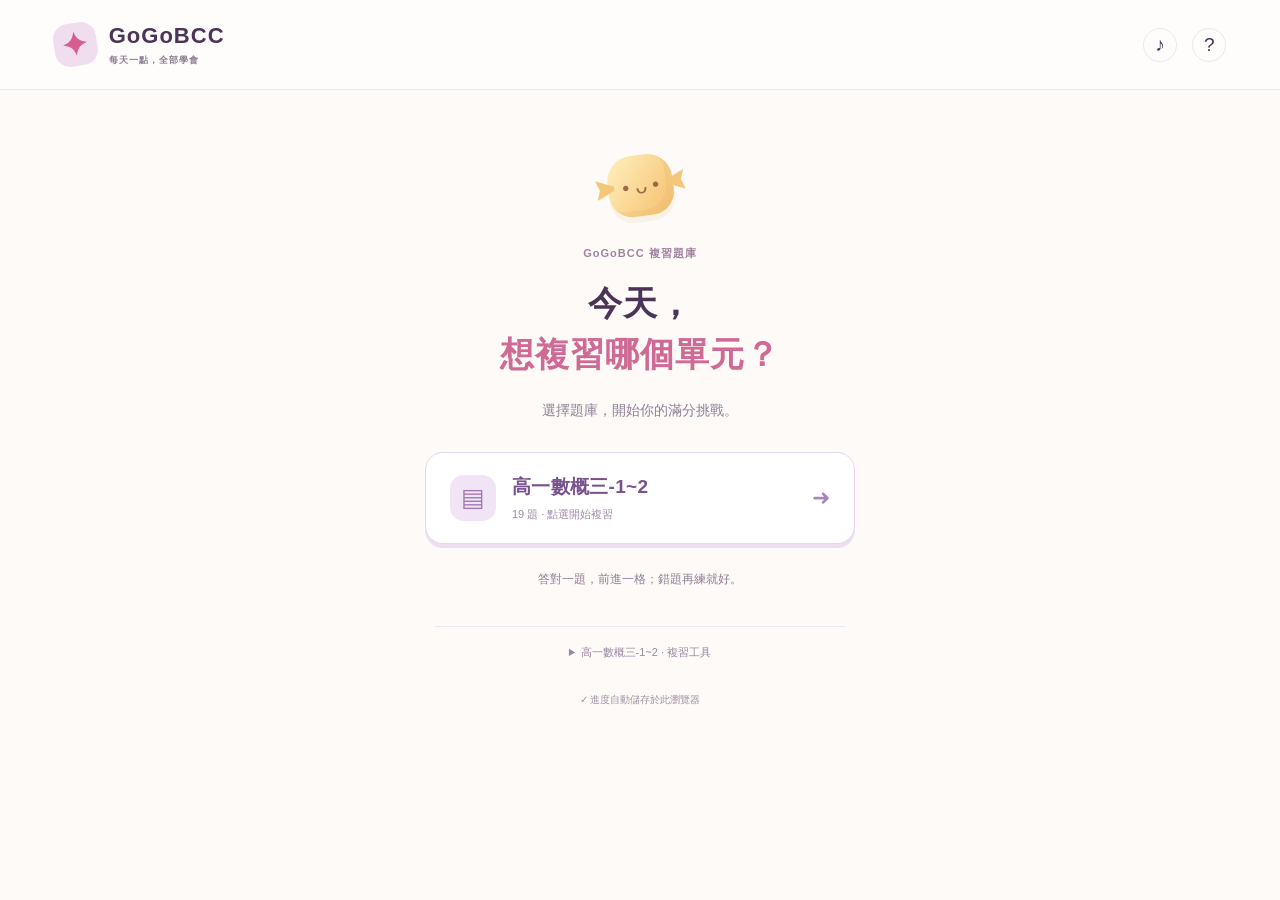
<file: index.html>
<!doctype html>
<html lang="zh-Hant"><head><meta charset="utf-8"><meta name="viewport" content="width=device-width,initial-scale=1"><meta name="theme-color" content="#fff8ef"><meta name="description" content="GoGoBCC 數概複習：選項亂序、錯題解析與記憶口訣，一路練到 19 題全部答對。"><title>GoGoBCC</title><link rel="stylesheet" href="style.css"></head>
<body>
<header><a class="brand" href="#" aria-label="GoGoBCC首頁"><span class="brand-icon">✦</span><span>GoGoBCC<small>每天一點，全部學會</small></span></a><div class="header-right"><button id="sound" class="icon-button" aria-label="開啟音效" aria-pressed="false">♪</button><button id="help" class="icon-button" aria-label="玩法說明">?</button></div></header>
<main class="home" id="main"><section class="welcome"><div class="candy-buddy" aria-hidden="true"><span>• ᴗ •</span></div><div class="eyebrow">GoGoBCC 複習題庫</div><h1>今天，<br><span>想複習哪個單元？</span></h1><p>選擇題庫，開始你的滿分挑戰。</p><nav class="bank-menu" id="bank-menu" aria-label="選擇複習題庫"></nav><p class="home-rule">答對一題，前進一格；錯題再練就好。</p><details class="home-tools"><summary id="tools-title">複習工具</summary><div class="tools-row"><button class="text-button" id="wrong-nav">錯題練習 <span id="wrong-count">0</span></button><button class="text-button" id="notes-nav">記憶小抄</button><button class="text-button" id="restore">匯入舊進度</button><button class="text-button" id="reset">重新開始</button></div><input type="file" id="restore-file" accept="application/json,.json" hidden></details><div class="save-note"><span id="save-status">✓ 進度自動儲存於此瀏覽器</span></div></section></main>
<dialog id="game" aria-labelledby="game-title"><div class="game-shell"><div class="dialog-top"><span id="game-category" class="pill">數概複習</span><button class="text-button close-dialog" aria-label="儲存並返回首頁">儲存並離開 ×</button></div><section class="study-progress" aria-label="學習進度"><div class="progress-label"><b id="progress-count">已答對 0 / 19 題</b><span id="progress-percent">0%</span></div><progress id="study-bar" max="19" value="0" aria-label="全部題目過關進度">0 / 19</progress><div class="progress-caption"><span id="progress-remaining">還有 19 題待答對</span><span id="progress-attempts">已作答 0 次</span></div></section><div id="game-body"></div></div><div id="confetti" aria-hidden="true"></div></dialog>
<dialog id="info" aria-labelledby="info-title"><div class="dialog-top"><span class="pill">複習補給站</span><button class="icon-button close-dialog" aria-label="關閉">×</button></div><div id="info-body"></div></dialog>
<div id="toast" role="status"></div><script src="questions.js"></script><script src="banks.js"></script><script src="engine.js"></script><script src="app.js"></script></body></html>
</file>
<file: style.css>
@charset "UTF-8";
:root{--ink:#4b3458;--muted:#8d7e91;--pink:#e8588b;--purple:#8664c2;--line:#eee5ee;--green:#368471;--orange:#b76e33}*{box-sizing:border-box}body{margin:0;background:#fdfaf7;color:var(--ink);font-family:"Microsoft JhengHei","PingFang TC",sans-serif;font-size:14px}button,a,input{font:inherit}button{cursor:pointer}button:disabled{cursor:default}button:focus-visible,a:focus-visible,input:focus-visible{outline:3px solid #8053b4;outline-offset:4px}button{color:inherit}header{height:90px;border-bottom:1px solid var(--line);background:#fffdfb;display:flex;align-items:center;justify-content:space-between;padding:0 4.2%;gap:12px}.brand{display:flex;align-items:center;gap:12px;font-size:22px;font-weight:900;text-decoration:none;color:var(--ink);letter-spacing:1px}.brand small{display:block;font-size:8px;letter-spacing:2px;color:var(--muted);margin-top:5px}.brand-icon{display:grid;place-items:center;width:43px;height:43px;background:#f0deee;color:#d75c91;font-size:32px;border-radius:15px;transform:rotate(-9deg)}.header-right{display:flex;align-items:center;gap:15px}.chapter{font-size:12px;color:#918093;border-right:1px solid var(--line);padding-right:22px;letter-spacing:1px}.icon-button{display:grid;place-items:center;border:1px solid var(--line);background:#fffdfb;border-radius:50%;width:34px;height:34px;font-size:19px}.layout{max-width:1440px;margin:auto;display:grid;grid-template-columns:250px minmax(0,1fr);gap:42px;padding:32px 4.2% 0}aside{padding-top:2px}.nav-item{display:flex;align-items:center;width:100%;gap:13px;border:0;background:transparent;text-align:left;padding:14px 16px;border-radius:13px;margin-bottom:7px;font-weight:700;color:#8e7b91}.nav-item>span{font-size:22px;width:22px;font-weight:400}.nav-item.active{background:#f3e6f0;color:#9a508c}.nav-item i{font-size:11px;font-style:normal;background:#fff8fc;border-radius:7px;padding:3px 7px;margin-left:auto}.progress-card{border:1px solid var(--line);border-radius:19px;background:white;padding:22px 18px;margin-top:27px;text-align:center}.eyebrow{font-size:10px;letter-spacing:1.6px;font-weight:700;color:#a0829f}.progress-card>.eyebrow{text-align:left;letter-spacing:1px}.progress-title{display:flex;justify-content:space-between;font-size:16px;font-weight:800;margin-top:8px}.ring{--pct:0;display:grid;place-items:center;background:conic-gradient(#b581c5 calc(var(--pct)*1%),#f2ecf4 0);width:145px;height:145px;border-radius:50%;margin:23px auto 12px;transform:rotate(-35deg)}.ring>div{transform:rotate(35deg);width:123px;height:123px;background:#fff;border-radius:50%;display:flex;flex-direction:column;justify-content:center}.ring strong{font-size:34px;letter-spacing:-1px}.ring small{font-size:10px;color:var(--muted);margin-top:5px}.progress-card>p{font-size:12px;color:var(--muted)}.progress-card>p b{font-size:17px;color:var(--ink)}.legend{display:flex;justify-content:center;gap:9px;font-size:9px;margin:20px -5px;color:#88778d}.legend b{font-weight:600}.dot{width:6px;height:6px;display:inline-block;border-radius:50%;margin-right:3px}.green{background:#66b69d}.orange{background:#efbc72}.pale{background:#ded6e2}.mini-rule{border-top:1px dashed var(--line);padding-top:16px;font-size:11px;line-height:1.9;color:#a090a4}.buddy{text-align:center;margin:35px 0 20px}.candy-buddy{width:65px;height:61px;margin:0 auto 15px;border-radius:25px 25px 23px 23px;background:linear-gradient(130deg,#fff0c0,#f5bf6b);box-shadow:inset -7px -6px 0 #dfaa6430,0 6px 0 #dfb77820;position:relative;transform:rotate(-8deg);display:grid;place-items:center}.candy-buddy:before,.candy-buddy:after{content:"";position:absolute;width:18px;height:20px;background:#f5c778;top:20px;z-index:-1}.candy-buddy:before{left:-12px;clip-path:polygon(0 0,100% 40%,100% 60%,0 100%,20% 50%)}.candy-buddy:after{right:-12px;clip-path:polygon(100% 0,0 40%,0 60%,100% 100%,80% 50%)}.candy-buddy span{font-size:20px;color:#9b6a44}.buddy b{font-size:13px}.buddy p{font-size:11px;color:var(--muted);line-height:1.9}.save-note{text-align:center;font-size:9px;color:#9f91a3;line-height:2}.save-note span{display:block}.save-note button{border:0;background:none;color:#8d7e91;font-size:10px;text-decoration:underline;margin:5px 3px;padding:3px}.hero{position:relative;overflow:hidden;min-height:325px;border-radius:24px;background:#f6ecee;display:flex;border:1px solid #f0e1e5}.hero-copy{padding:32px;position:relative;z-index:1;width:64%}.hero .eyebrow{font-size:10px;letter-spacing:1px;color:#b77d94}.live-dot{display:inline-block;width:6px;height:6px;border-radius:50%;background:#dd83a2;margin-right:7px}h1{font-size:33px;line-height:1.5;letter-spacing:1px;margin:12px 0 10px}h1 span{color:#cf6a95}.hero p{font-size:12px;color:#977e91;line-height:1.9;margin:0 0 20px}.primary{border:none;border-radius:13px;padding:13px 24px;background:#9b6bb0;color:white;box-shadow:0 4px 0 #805894;font-weight:700;letter-spacing:1px;transition:transform .15s}.primary:hover{transform:translateY(-2px)}.primary:active{transform:translateY(2px);box-shadow:0 1px 0 #805894}.primary span{margin-left:17px}.hero-meta{font-size:9px;color:#aa8e9f;margin-top:18px;white-space:nowrap}.hero-meta span{margin:0 6px}.hero-art{position:absolute;right:0;top:0;width:40%;height:100%;background:radial-gradient(ellipse at center,#eddaea88,transparent 70%)}.orbit{position:absolute;width:230px;height:230px;border:1px dashed #d5bcce;border-radius:50%;top:20px;left:5px;transform:rotate(-20deg) scaleY(.7)}.orbit-b{transform:rotate(50deg) scaleY(.7)}.float-star{position:absolute;color:#bf91b1;font-size:27px}.star-a{left:0;top:40px}.star-b{right:25px;top:168px}.sweet{position:absolute;box-shadow:inset 5px 6px 7px #ffffff80,inset -8px -9px 4px #00000012,0 12px 15px #9d709822}.sweet-purple{width:90px;height:102px;border-radius:28px;background:linear-gradient(140deg,#dfbbef,#ae85ce);top:60px;left:40px;transform:rotate(-22deg)}.sweet-purple:after{content:"";position:absolute;inset:13px;border:2px solid #ffffff30;border-radius:18px}.sweet-orange{width:76px;height:76px;border-radius:50%;background:linear-gradient(135deg,#ffdab0,#efa881);top:172px;left:22px}.sweet-orange:after{content:"";position:absolute;inset:13px;border:5px solid #ffd5b2;border-radius:50%}.sweet-green{width:60px;height:65px;border-radius:20px;background:linear-gradient(135deg,#c7e9d9,#7ebea6);top:38px;right:40px;transform:rotate(20deg)}.lollipop{position:absolute;right:57px;top:125px;transform:rotate(21deg);width:67px;height:140px}.lollipop:after{content:"";position:absolute;width:9px;background:#fff9f4;height:79px;top:50px;left:29px;box-shadow:2px 1px 0 #e9d9dd;border-radius:6px}.lollipop>div{position:relative;z-index:1;width:67px;height:67px;border:5px solid #fff0f2;background:repeating-conic-gradient(#ec9cb8 0deg 35deg,#ffe3ea 35deg 70deg);border-radius:50%;box-shadow:0 8px 12px #8d63832b;transform:rotate(15deg)}.art-caption{font-size:9px;color:#bd93a8;position:absolute;bottom:20px;left:14px;transform:rotate(-6deg);font-style:italic;letter-spacing:.5px}.stats-strip{display:flex;align-items:center;background:#fff;border:1px solid var(--line);border-radius:15px;padding:19px 22px;margin-top:20px;gap:30px}.stats-strip>div{display:flex;align-items:center;gap:11px}.stat-icon{background:#f5edf8;color:#af7ec5;width:39px;height:39px;border-radius:12px;display:grid;place-items:center;font-size:25px}.stat-icon.fire{background:#fff1e6;color:#df9a66}.stat-icon.check{background:#eaf5ef;color:#78ab91}.stats-strip strong{font-size:21px;font-weight:800}.stats-strip small{display:block;font-size:9px;color:var(--muted);margin-top:3px}.stats-strip>.strip-note{display:block;border-left:1px solid var(--line);margin-left:auto;padding-left:24px;font-size:10px;line-height:1.8;color:#b39aa8}.strip-note b{color:#8c718b}.section-heading{display:flex;justify-content:space-between;align-items:end;margin:33px 0 19px}h2{font-size:21px;letter-spacing:.7px;margin:7px 0 0}.section-heading .eyebrow{font-size:8px;color:#b199ad}.map-key{font-size:9px;display:flex;gap:12px;color:#998b9e}.orange-text{color:var(--orange)}.green-text{color:var(--green)}.islands{display:grid;grid-template-columns:1fr 1fr;gap:18px}.island{border-radius:20px;border:1px solid var(--island-line);background:var(--island-bg);padding:20px 22px 12px;position:relative;overflow:hidden}.island:nth-child(1){--island-bg:#f7eef7;--island-line:#ecdeec;--island-ink:#a374b2;--node:#c49bce}.island:nth-child(2){--island-bg:#edf5f0;--island-line:#dceade;--island-ink:#6d9b86;--node:#92c3ac}.island:nth-child(3){--island-bg:#fff2e8;--island-line:#f0e2d5;--island-ink:#c9976e;--node:#e7b68e}.island:nth-child(4){--island-bg:#edf1fa;--island-line:#dde4f1;--island-ink:#8199c1;--node:#a6b7df}.island-top{display:flex;align-items:center;gap:11px}.island-emoji{font-size:25px}.island h3{font-size:14px;margin:0 0 5px}.island-top small{font-size:9px;color:var(--island-ink)}.island-fraction{margin-left:auto;font-size:10px;color:var(--island-ink);border:1px solid var(--island-line);border-radius:8px;padding:5px 7px}.path{height:130px;position:relative;margin:7px 0 0}.path svg{width:100%;height:100%;position:absolute;inset:0;overflow:visible}.path svg path{stroke:var(--island-line);stroke-width:9;fill:none;stroke-linecap:round}.path svg path+path{stroke:#fff8;stroke-width:2;stroke-dasharray:3 7}.node{position:absolute;transform:translate(-50%,-50%);width:43px;height:43px;border:3px solid #fff9;border-radius:50%;background:#fff9;color:var(--island-ink);box-shadow:0 4px 0 var(--island-line);font-weight:800;font-size:15px;transition:scale .15s}.node:hover{scale:1.13}.node.learning{background:#f9dbab;color:#9c6c35;box-shadow:0 4px 0 #e9c086}.node.mastered{background:#8dc8af;color:#fff;box-shadow:0 4px 0 #71a790}.node.current{background:var(--node);color:white;box-shadow:0 4px 0 var(--island-ink),0 0 0 5px #ffffff60}.node small{display:block;position:absolute;bottom:-19px;left:0;right:0;font-size:9px;letter-spacing:2px;color:var(--island-ink);white-space:nowrap}.island-bottom{display:flex;justify-content:space-between;align-items:center;font-size:9px;color:var(--island-ink);margin-top:6px}.island-bottom span:last-child{font-size:14px;letter-spacing:3px}.journey-end{display:flex;gap:16px;align-items:center;border:1px dashed #e6d9bd;background:#fffbef;border-radius:14px;padding:15px 23px;margin-top:18px}.journey-end>span:first-child{font-size:28px}.journey-end b{font-size:13px}.journey-end p{font-size:10px;color:#a38a65;margin:4px 0 0}.end-stars{margin-left:auto;font-size:23px;color:#d2b575;letter-spacing:4px}.bottom-note{display:flex;align-items:center;gap:12px;padding:23px 4px;margin-top:5px}.bottom-note>span{font-size:22px}.bottom-note p{font-size:10px;line-height:1.9;color:#a18e9f}.bottom-note b{font-size:11px;color:#876f88}.bottom-note button{margin-left:auto;border:0;background:transparent;color:#9d81a1;font-size:10px;white-space:nowrap}footer{border-top:1px solid var(--line);display:flex;justify-content:space-between;gap:10px;padding:20px 0;font-size:9px;color:#b09eac;line-height:1.8}dialog{width:min(680px,calc(100% - 28px));border:1px solid #f1e5ee;border-radius:24px;padding:25px 30px;color:var(--ink);box-shadow:0 25px 100px #4b345833;max-height:90dvh;overflow-y:auto;background:#fffdfb}dialog::backdrop{background:#49355280;backdrop-filter:blur(7px)}.dialog-top{display:flex;align-items:center;justify-content:space-between;margin-bottom:18px}.pill{font-size:11px;font-weight:bold;background:#f0e7f4;padding:7px 12px;border-radius:15px;color:#956ea2}.question-meta{font-size:11px;color:var(--muted);display:flex;justify-content:space-between;margin-bottom:15px}.question-text{font-size:19px;line-height:1.8;margin:12px 0 20px;font-weight:700}.question-image{display:block;width:220px;max-width:100%;margin:0 auto 20px;object-fit:contain}.choices{display:grid;gap:10px}.choice{display:flex;align-items:center;gap:13px;text-align:left;border:2px solid #eee5ee;border-radius:13px;padding:12px 15px;background:white;font-size:15px;line-height:1.6;min-height:55px}.choice:hover:not(:disabled){border-color:#c59ad0;background:#fbf5fc}.choice .letter{display:grid;place-items:center;flex-shrink:0;width:29px;height:29px;background:#f5eff7;border-radius:9px;font-size:12px;font-weight:bold}.choice.correct{border-color:#79b7a1;background:#eff9f3}.choice.incorrect{border-color:#e59baf;background:#fff1f4}.choice:disabled{opacity:1;color:var(--ink)}.choice.correct .letter{background:#79b7a1;color:white}.choice.incorrect .letter{background:#de8fa5;color:white}.game-actions{display:flex;justify-content:space-between;align-items:center;gap:14px;margin-top:20px}.text-button{border:0;background:none;color:#a077ab;font-size:12px;text-decoration:underline;padding:10px 0}.small-muted{font-size:10px;color:var(--muted);line-height:1.8}.feedback{border:1px solid #ecdfed;background:#f9f1fa;border-radius:15px;padding:17px;margin-top:17px;line-height:1.9;font-size:13px}.feedback.success{background:#eff8f3;border-color:#d7eade}.feedback-title{font-size:17px;font-weight:bold;margin-bottom:6px}.memory{background:#fff8e9;color:#927040;border:1px solid #f2e4c8;border-radius:10px;padding:12px;margin-top:12px;font-size:13px;line-height:1.8}.summary{text-align:center;padding:10px 0 20px}.summary .big-emoji{font-size:65px}.summary h2{font-size:25px;margin:15px 0}.summary p{color:var(--muted);line-height:1.9}.summary .primary{margin-top:15px}.summary-grid{display:flex;justify-content:center;gap:36px;margin:25px 0}.summary-grid strong{font-size:27px;display:block;color:#9b6bb0}.summary-grid small{font-size:11px;color:var(--muted)}#info h2{margin-bottom:17px}#info p,#info li{line-height:1.9;font-size:13px}#info ol{padding-left:23px}#info li{padding-bottom:10px}.notes-tools{display:flex;gap:10px;margin:15px 0}.notes-tools input{width:100%;border:1px solid #e5d7e8;background:#fff;padding:12px;border-radius:10px;color:var(--ink)}details{border-bottom:1px solid var(--line);padding:13px 0}summary{cursor:pointer;font-size:13px;line-height:1.7}details p{font-size:12px;color:#8d7792}.tag{font-size:10px;color:var(--green);display:block}.toast-show{opacity:1!important;transform:translate(-50%,0)!important}#toast{position:fixed;bottom:30px;left:50%;transform:translate(-50%,20px);opacity:0;background:#62466c;color:#fff;border-radius:12px;padding:14px 22px;z-index:100;font-size:12px;pointer-events:none;transition:.25s;max-width:90%;width:max-content}#confetti{position:fixed;inset:0;pointer-events:none;z-index:99;overflow:hidden}.confetti-piece{position:absolute;top:-20px;width:9px;height:14px;border-radius:3px;animation:fall 2s ease-in forwards}@keyframes fall{to{transform:translate(var(--drift),105vh) rotate(650deg);opacity:0}}@media(min-width:1450px){.layout{gap:50px}h1{font-size:38px}.hero-copy{padding:38px}.hero-art{width:36%}.hero{min-height:350px}}@media(max-width:1100px){.layout{grid-template-columns:210px minmax(0,1fr);gap:25px;padding:25px 3% 0}header{padding:0 3%}.hero-copy{padding:26px;width:75%}h1{font-size:29px}.hero-art{opacity:.7;width:35%;right:-35px}.hero-meta{font-size:8px}.stats-strip{gap:18px;padding:17px}.strip-note{display:none!important}.stats-strip>div{flex:1}.island{padding:16px 14px 12px}.island h3{font-size:12px}.map-key{gap:7px;font-size:8px}.end-stars{font-size:17px}}@media(max-width:760px){header{height:73px;padding:0 20px}.brand{font-size:18px}.brand-icon{width:35px;height:35px;font-size:25px}.brand small{font-size:6px}.header-right{gap:8px}.chapter{display:none}.layout{display:block;padding:18px 18px 0}aside{display:contents}nav{display:flex;gap:6px;margin-bottom:16px}.nav-item{font-size:11px;padding:10px;justify-content:center;gap:6px;white-space:nowrap}.nav-item>span{font-size:16px;width:16px}.nav-item i{margin-left:0;font-size:9px}.progress-card{padding:13px 16px;margin:0 0 16px;display:flex;align-items:center;gap:11px}.progress-card>.eyebrow,.progress-title,.legend,.mini-rule{display:none}.ring{width:47px;height:47px;margin:0}.ring>div{width:37px;height:37px}.ring strong{font-size:12px}.ring small{display:none}.progress-card>p{margin:0;font-size:11px}.progress-card>p:after{content:" · 每題連對 2 次即熟練";font-size:9px;margin-left:6px}.buddy{display:none}.save-note{margin-top:20px;order:5;position:relative}.layout{display:flex;flex-direction:column}main{order:2}.hero{min-height:306px}.hero-copy{padding:23px;width:100%}.hero-art{opacity:.6;width:35%;right:-27px;pointer-events:none}.hero h1{font-size:27px;position:relative;z-index:1}.hero p{font-size:11px;max-width:80%}.hero .eyebrow{font-size:8px}.hero-meta{font-size:8px;letter-spacing:0}.hero-meta span{margin:0 3px}.sweet-purple{left:0;top:60px;width:65px;height:75px}.sweet-orange{left:0;width:55px;height:55px}.sweet-green{right:5px}.lollipop{right:12px}.art-caption{display:none}.orbit{width:180px;height:180px}.primary{font-size:13px;padding:12px 21px}.stats-strip{gap:7px;padding:15px 12px}.stats-strip>div{gap:7px}.stat-icon{width:31px;height:33px;font-size:20px}.stats-strip strong{font-size:18px}.stats-strip small{font-size:8px}.section-heading{align-items:start;margin-top:28px}.section-heading h2{font-size:18px}.map-key{display:block;font-size:8px;line-height:1.8}.map-key span{display:block}.islands{gap:13px;grid-template-columns:1fr}.island{padding:17px 22px 14px}.island h3{font-size:15px}.path{height:134px;max-width:420px;margin:8px auto 0}.node{width:44px;height:44px}.island-bottom{margin-top:8px}.island-top small{font-size:10px}.island-fraction{font-size:11px}.bottom-note{padding-top:16px}.bottom-note button{display:none}.bottom-note p{font-size:9px}.bottom-note b{font-size:10px}.journey-end{padding:15px}.end-stars{font-size:15px;letter-spacing:0}footer{font-size:8px;display:block}footer span{display:block}dialog{padding:20px}.question-text{font-size:17px}.choice{font-size:14px;padding:11px}.game-actions{flex-wrap:wrap}.summary h2{font-size:22px}}
.home{max-width:680px;margin:0 auto;padding:65px 24px 36px;text-align:center}.welcome>.candy-buddy{margin-bottom:30px}.welcome>.eyebrow{font-size:12px;letter-spacing:1px}.welcome h1{font-size:38px;line-height:1.5;margin:17px 0}.welcome>p{color:#927d96;line-height:1.9;font-size:14px}.welcome>.primary{font-size:17px;padding:17px 56px;margin-top:17px;min-width:240px}.welcome>.home-rule{font-size:12px;margin:22px 0 36px}.home-tools{max-width:410px;margin:auto;padding:16px 8px;border-top:1px solid var(--line);border-bottom:0}.home-tools>summary{font-size:12px;color:#9a85a0;list-style-position:inside}.tools-row{display:flex;flex-wrap:wrap;gap:8px 20px;justify-content:center;margin-top:15px}.save-note{margin-top:12px;font-size:10px}.brand small{font-size:9px;letter-spacing:1px}
#game{position:fixed;inset:0;max-width:none;max-height:none;width:100%;height:100dvh;margin:0;border:0;border-radius:0;background:#fdfaf7;padding:24px;box-shadow:none;overscroll-behavior:contain}#game .game-shell{width:100%;max-width:720px;margin:0 auto;padding:5px 25px 35px}#game .dialog-top{margin-bottom:20px}.study-progress{margin-bottom:26px}.progress-label,.progress-caption{display:flex;align-items:center;justify-content:space-between;gap:12px}.progress-label{font-size:14px;margin-bottom:10px}.progress-label>span{color:#a575b1;font-size:15px;font-weight:bold}.progress-caption{font-size:11px;color:#9a87a0;margin-top:9px}progress{display:block;width:100%;height:12px;border:0;border-radius:20px;overflow:hidden;background:#eee6f1;accent-color:#a577b6}progress::-webkit-progress-bar{background:#eee6f1;border-radius:20px}progress::-webkit-progress-value{background:linear-gradient(90deg,#c69bd0,#9f7abb);border-radius:20px;transition:width .3s}progress::-moz-progress-bar{background:#a577b6;border-radius:20px}#game-body{background:#fff;border:1px solid #eee4ef;border-radius:22px;padding:28px}.question-meta{font-size:11px}.question-text{font-size:20px;margin-top:14px}.game-actions{margin-top:22px}.game-actions .primary{margin-left:auto}.feedback p{margin:10px 0}.question-image{width:180px}.choice{min-height:61px}.feedback{font-size:13px}.summary{padding:15px 0}.summary h2{font-size:25px}
@media(max-width:760px){.home{padding:49px 22px 28px}.welcome h1{font-size:30px}.welcome>p{font-size:13px}.welcome>.primary{font-size:16px;padding:16px 36px}.welcome>.home-rule{font-size:11px;margin-bottom:28px}.welcome>.candy-buddy{margin-bottom:26px}#game{padding:12px}#game .game-shell{padding:0 0 18px}#game .dialog-top{margin:0 4px 15px}#game .dialog-top .text-button{font-size:11px}.study-progress{margin:0 7px 20px}.progress-label{font-size:13px}.progress-caption{font-size:10px}#game-body{padding:21px 17px;border-radius:18px}.question-text{font-size:17px;line-height:1.8}.question-meta{font-size:10px;gap:8px}.choice{font-size:14px;min-height:57px;padding:11px}.question-image{width:160px}.game-actions .small-muted{font-size:9px}.game-actions{gap:12px}.game-actions .primary{padding:12px 18px}.summary-grid{gap:20px}.summary h2{font-size:21px}}
.victory{position:relative;padding:12px 0 6px;background:radial-gradient(ellipse at 50% 25%,#fff0c5 0,transparent 65%);overflow:hidden}.victory-stars{color:#f4ba37;letter-spacing:13px;font-size:31px;text-shadow:0 3px 0 #e7972830;animation:star-dance 1.2s ease-in-out 5 alternate}.score-label{font-size:11px;color:#ac819e;letter-spacing:3px;margin-top:14px}.perfect-score{display:flex;align-items:baseline;justify-content:center;gap:7px;margin:0 auto;line-height:1.2;animation:score-pop .7s cubic-bezier(.2,1.5,.5,1) both}.perfect-score strong{font-size:112px;letter-spacing:-7px;font-weight:900;color:#e65c94;text-shadow:0 5px 0 #f5b3cc,0 10px 25px #ed96b933}.perfect-score span{font-size:24px;color:#b4859e;font-weight:700}.victory-ribbon{margin:8px auto 19px;width:210px;padding:10px 20px;color:#fff;background:linear-gradient(100deg,#b17ace,#df82b0);clip-path:polygon(0 0,100% 0,94% 50%,100% 100%,0 100%,6% 50%);font-size:15px;font-weight:bold;letter-spacing:4px}.victory h2{font-size:25px;color:#855397}.victory .summary-grid{margin:22px 0}.victory p{font-size:13px}#game #confetti{position:fixed;inset:0;z-index:100;pointer-events:none}.confetti-piece{animation:party-fall 3.2s ease-in forwards;width:11px;height:16px}.confetti-piece.streamer{width:7px;height:42px;border-radius:10px;animation-duration:4s}@keyframes party-fall{0%{transform:translate(0,-5vh) rotate(0);opacity:1}80%{opacity:1}100%{transform:translate(var(--drift),110vh) rotate(var(--spin));opacity:0}}@keyframes score-pop{from{transform:scale(.35);opacity:0}to{transform:scale(1);opacity:1}}@keyframes star-dance{from{transform:rotate(-5deg) scale(.95)}to{transform:rotate(5deg) scale(1.08)}}@media(max-width:760px){.perfect-score strong{font-size:94px}.victory h2{font-size:21px}.victory-stars{font-size:26px}.victory .summary-grid{gap:19px}.victory .summary-grid strong{font-size:24px}.victory .primary{font-size:13px}}
.bank-menu{display:flex;flex-direction:column;gap:14px;max-width:430px;margin:28px auto 0}.bank-button{display:flex;align-items:center;gap:16px;width:100%;text-align:left;border:1px solid #e7d8ec;border-radius:18px;background:#fff;padding:21px 24px;box-shadow:0 4px 0 #eddfef;transition:transform .15s,border-color .15s}.bank-button:hover{transform:translateY(-2px);border-color:#b98bca;background:#fdf8ff}.bank-icon{display:grid;place-items:center;flex-shrink:0;background:#f1e5f5;color:#a279b3;width:46px;height:46px;border-radius:14px;font-size:25px}.bank-label{flex:1;min-width:0}.bank-label strong{display:block;font-size:19px;letter-spacing:.3px;color:#78528e}.bank-label small{display:block;font-size:11px;color:#a28aa9;margin-top:7px}.bank-button>span:last-child{color:#aa83b8;font-size:22px}.welcome>.home-rule{margin-top:24px}.home-tools>summary{font-size:11px}.welcome h1{font-size:34px}.welcome>.eyebrow{font-size:11px}@media(max-width:760px){.bank-menu{max-width:100%;margin-top:25px}.bank-button{padding:18px;gap:12px}.bank-label strong{font-size:17px}.bank-icon{width:41px;height:41px}.welcome h1{font-size:29px}.bank-label small{font-size:10px}}
@media(prefers-reduced-motion:reduce){*,*:before,*:after{animation:none!important;transition:none!important}}
</file>
